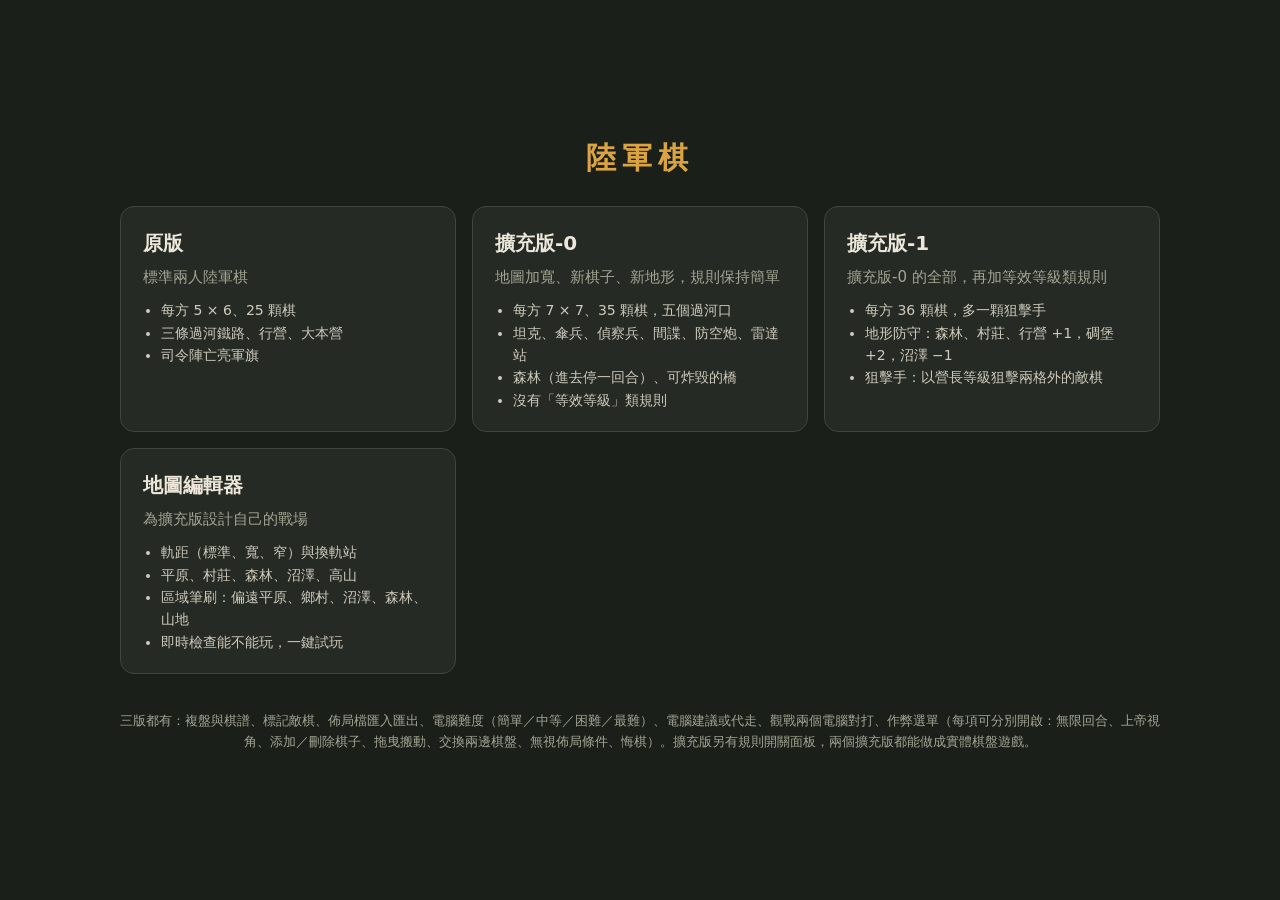
<file: index.html>
<!DOCTYPE html>
<html lang="zh-Hant">
<head>
  <meta charset="UTF-8">
  <meta name="viewport" content="width=device-width, initial-scale=1">
  <title>陸軍棋</title>
  <style>
    :root { color-scheme: dark; }
    * { box-sizing: border-box; }
    body {
      margin: 0; min-height: 100vh; padding: 32px 20px;
      display: flex; flex-direction: column; align-items: center; justify-content: center; gap: 24px;
      background: #1b1f1a; color: #ece7da;
      font: 15px/1.6 "Microsoft JhengHei", "PingFang TC", "Noto Sans TC", system-ui, sans-serif;
    }
    h1 { margin: 0; font-size: 30px; letter-spacing: .2em; color: #d9a441; }
    .grid { display: grid; gap: 16px; width: min(1040px, 100%); grid-template-columns: repeat(auto-fit, minmax(280px, 1fr)); }
    a.card {
      display: block; color: inherit; text-decoration: none;
      background: #252a24; border: 1px solid #3c463a; border-radius: 14px; padding: 20px 22px;
      transition: border-color .15s, transform .15s;
    }
    a.card:hover { border-color: #d9a441; transform: translateY(-2px); }
    a.card h2 { margin: 0 0 6px; font-size: 20px; }
    a.card p { margin: 0; color: #a2a593; }
    ul { margin: 10px 0 0; padding-left: 18px; color: #cfcbbd; font-size: 14px; }
    .foot { color: #a2a593; font-size: 13px; text-align: center; max-width: 1040px; }
  </style>
</head>
<body>
  <h1>陸軍棋</h1>
  <div class="grid">
    <a class="card" href="原版/index.html">
      <h2>原版</h2>
      <p>標準兩人陸軍棋</p>
      <ul>
        <li>每方 5 × 6、25 顆棋</li>
        <li>三條過河鐵路、行營、大本營</li>
        <li>司令陣亡亮軍旗</li>
      </ul>
    </a>
    <a class="card" href="擴充版-0/index.html">
      <h2>擴充版-0</h2>
      <p>地圖加寬、新棋子、新地形，規則保持簡單</p>
      <ul>
        <li>每方 7 × 7、35 顆棋，五個過河口</li>
        <li>坦克、傘兵、偵察兵、間諜、防空炮、雷達站</li>
        <li>森林（進去停一回合）、可炸毀的橋</li>
        <li>沒有「等效等級」類規則</li>
      </ul>
    </a>
    <a class="card" href="擴充版-1/index.html">
      <h2>擴充版-1</h2>
      <p>擴充版-0 的全部，再加等效等級類規則</p>
      <ul>
        <li>每方 36 顆棋，多一顆狙擊手</li>
        <li>地形防守：森林、村莊、行營 +1，碉堡 +2，沼澤 −1</li>
        <li>狙擊手：以營長等級狙擊兩格外的敵棋</li>
      </ul>
    </a>
    <a class="card" href="地圖編輯器/index.html">
      <h2>地圖編輯器</h2>
      <p>為擴充版設計自己的戰場</p>
      <ul>
        <li>軌距（標準、寬、窄）與換軌站</li>
        <li>平原、村莊、森林、沼澤、高山</li>
        <li>區域筆刷：偏遠平原、鄉村、沼澤、森林、山地</li>
        <li>即時檢查能不能玩，一鍵試玩</li>
      </ul>
    </a>
  </div>
  <p class="foot">三版都有：複盤與棋譜、標記敵棋、佈局檔匯入匯出、電腦難度（簡單／中等／困難／最難）、電腦建議或代走、觀戰兩個電腦對打、作弊選單（每項可分別開啟：無限回合、上帝視角、添加／刪除棋子、拖曳搬動、交換兩邊棋盤、無視佈局條件、悔棋）。擴充版另有規則開關面板，兩個擴充版都能做成實體棋盤遊戲。</p>
</body>
</html>
</file>
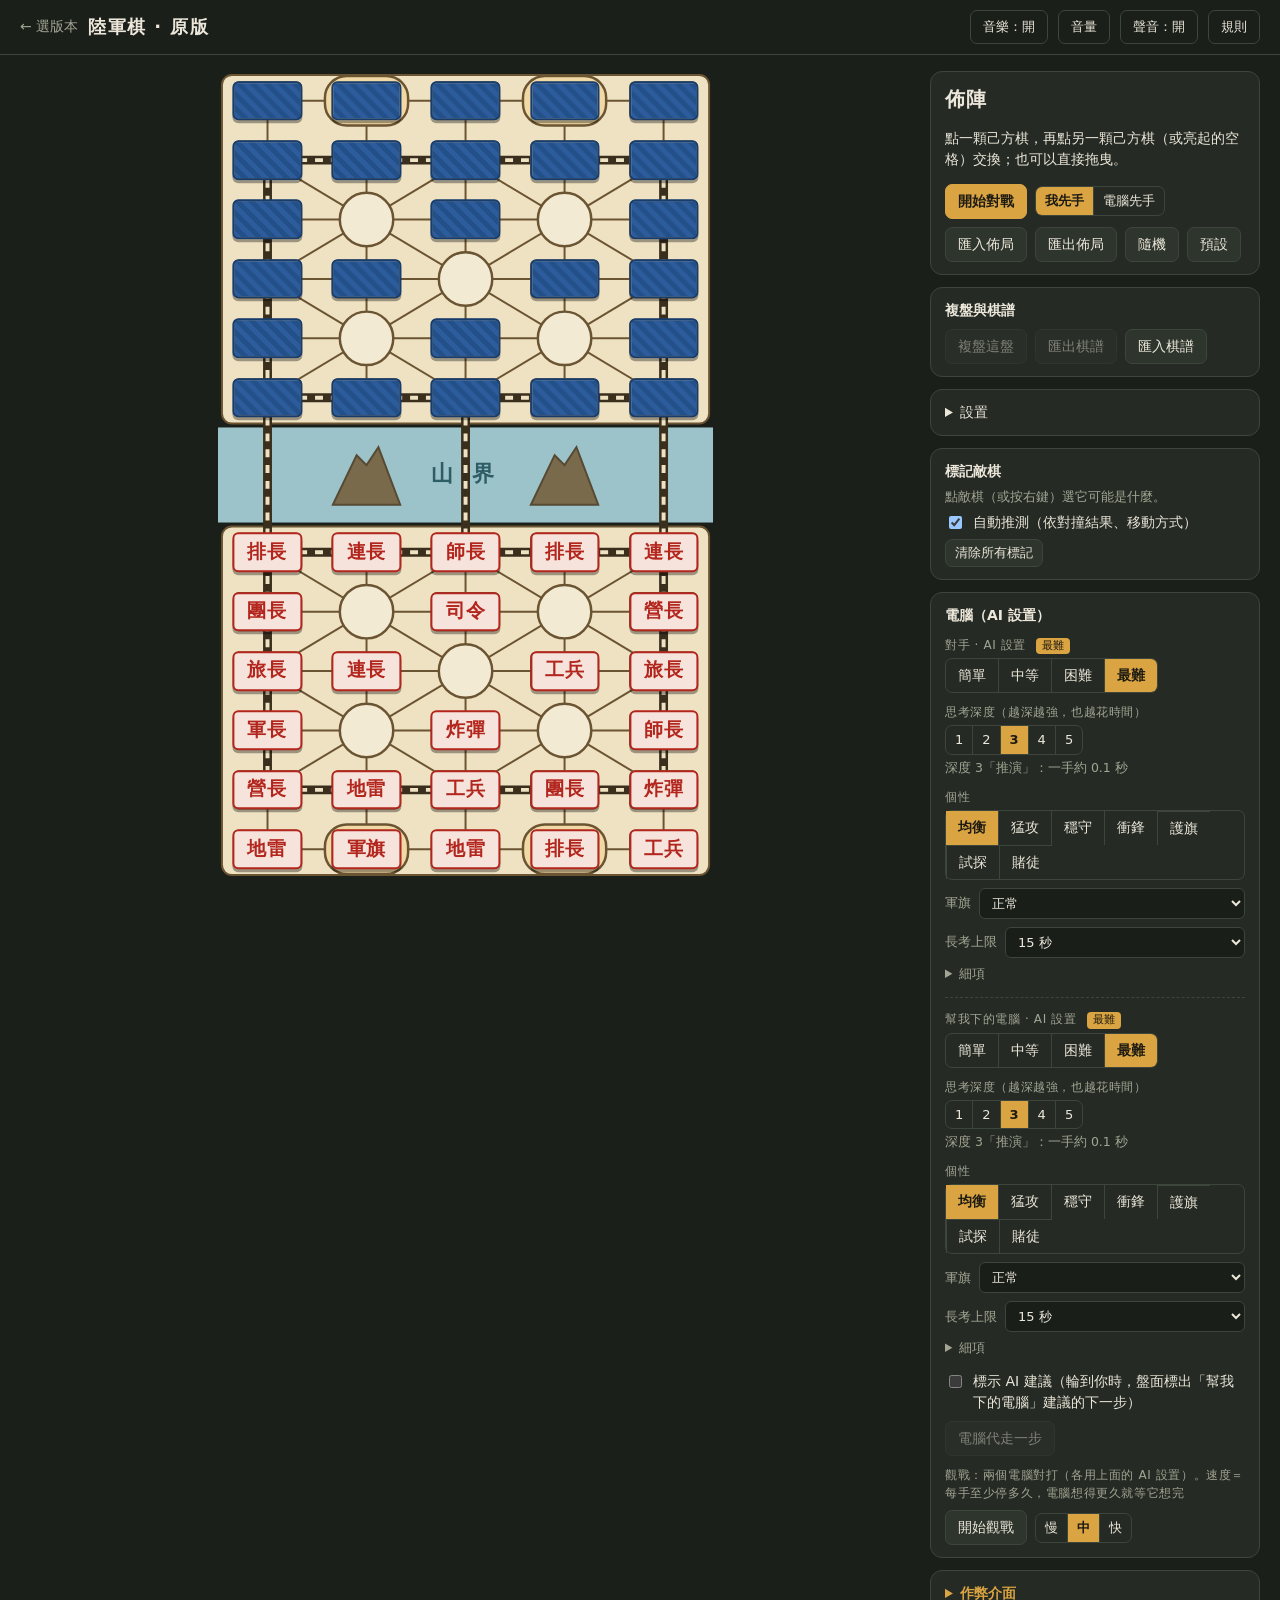
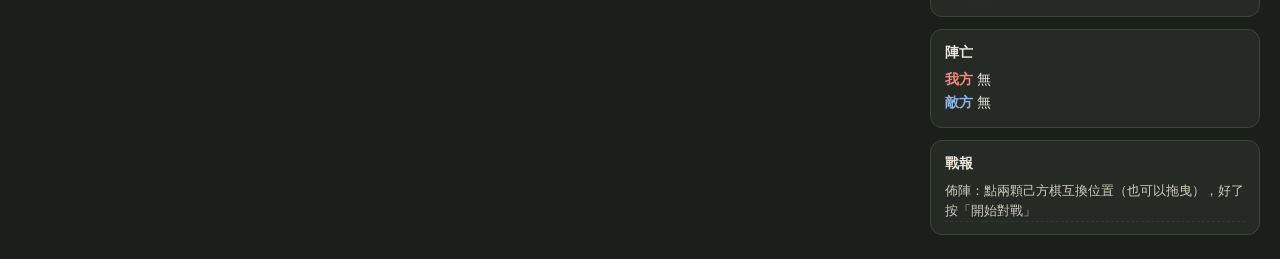
<file: 原版/index.html>
﻿<!DOCTYPE html>
<html lang="zh-Hant">
<head>
  <meta charset="UTF-8">
  <meta name="viewport" content="width=device-width, initial-scale=1">
  <title>陸軍棋 · 原版</title>
  <link rel="stylesheet" href="../shared/style.css">
</head>
<body>
  <div id="app"></div>
  <script src="../shared/engine.js"></script>
  <script src="../shared/layout.js"></script>
  <script src="../shared/record.js"></script>
  <script src="../shared/ai.js"></script>
  <script src="../shared/ai-search.js"></script>
  <script src="../shared/ai-panel.js"></script>
  <script src="../shared/advisor.js"></script>
  <script src="../shared/audio.js"></script>
  <script src="config.js"></script>
  <script src="../shared/board-draw.js"></script>
  <script src="../shared/ui.js"></script>
  <script>LZ.mountApp(document.getElementById("app"));</script>
</body>
</html>
</file>
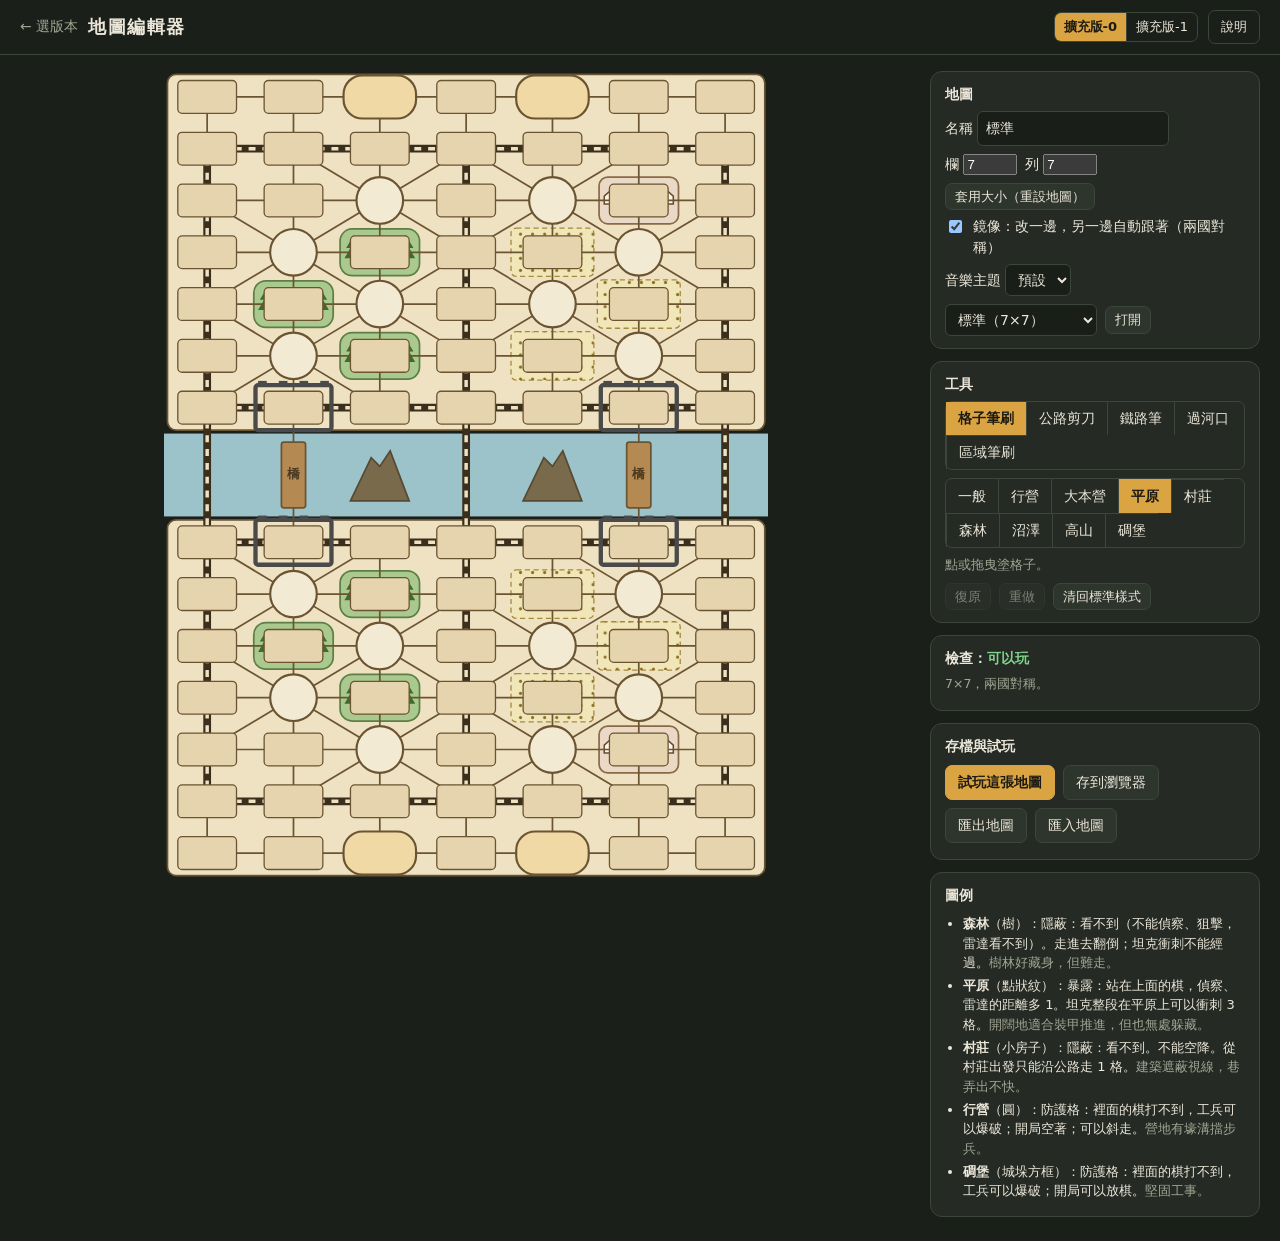
<file: 地圖編輯器/index.html>
<!DOCTYPE html>
<html lang="zh-Hant">
<head>
  <meta charset="UTF-8">
  <meta name="viewport" content="width=device-width, initial-scale=1">
  <title>陸軍棋 · 地圖編輯器</title>
  <link rel="stylesheet" href="../shared/style.css">
</head>
<body>
  <div id="app"></div>
  <script src="../shared/engine.js"></script>
  <script src="../shared/map.js"></script>
  <script src="../shared/maps-builtin.js"></script>
  <script src="../shared/layout.js"></script>
  <script src="../shared/audio.js"></script>
  <script src="../shared/expanded-base.js"></script>
  <script src="../shared/board-draw.js"></script>
  <script src="../shared/editor.js"></script>
  <script>LZ.mountEditor(document.getElementById("app"));</script>
</body>
</html>
</file>
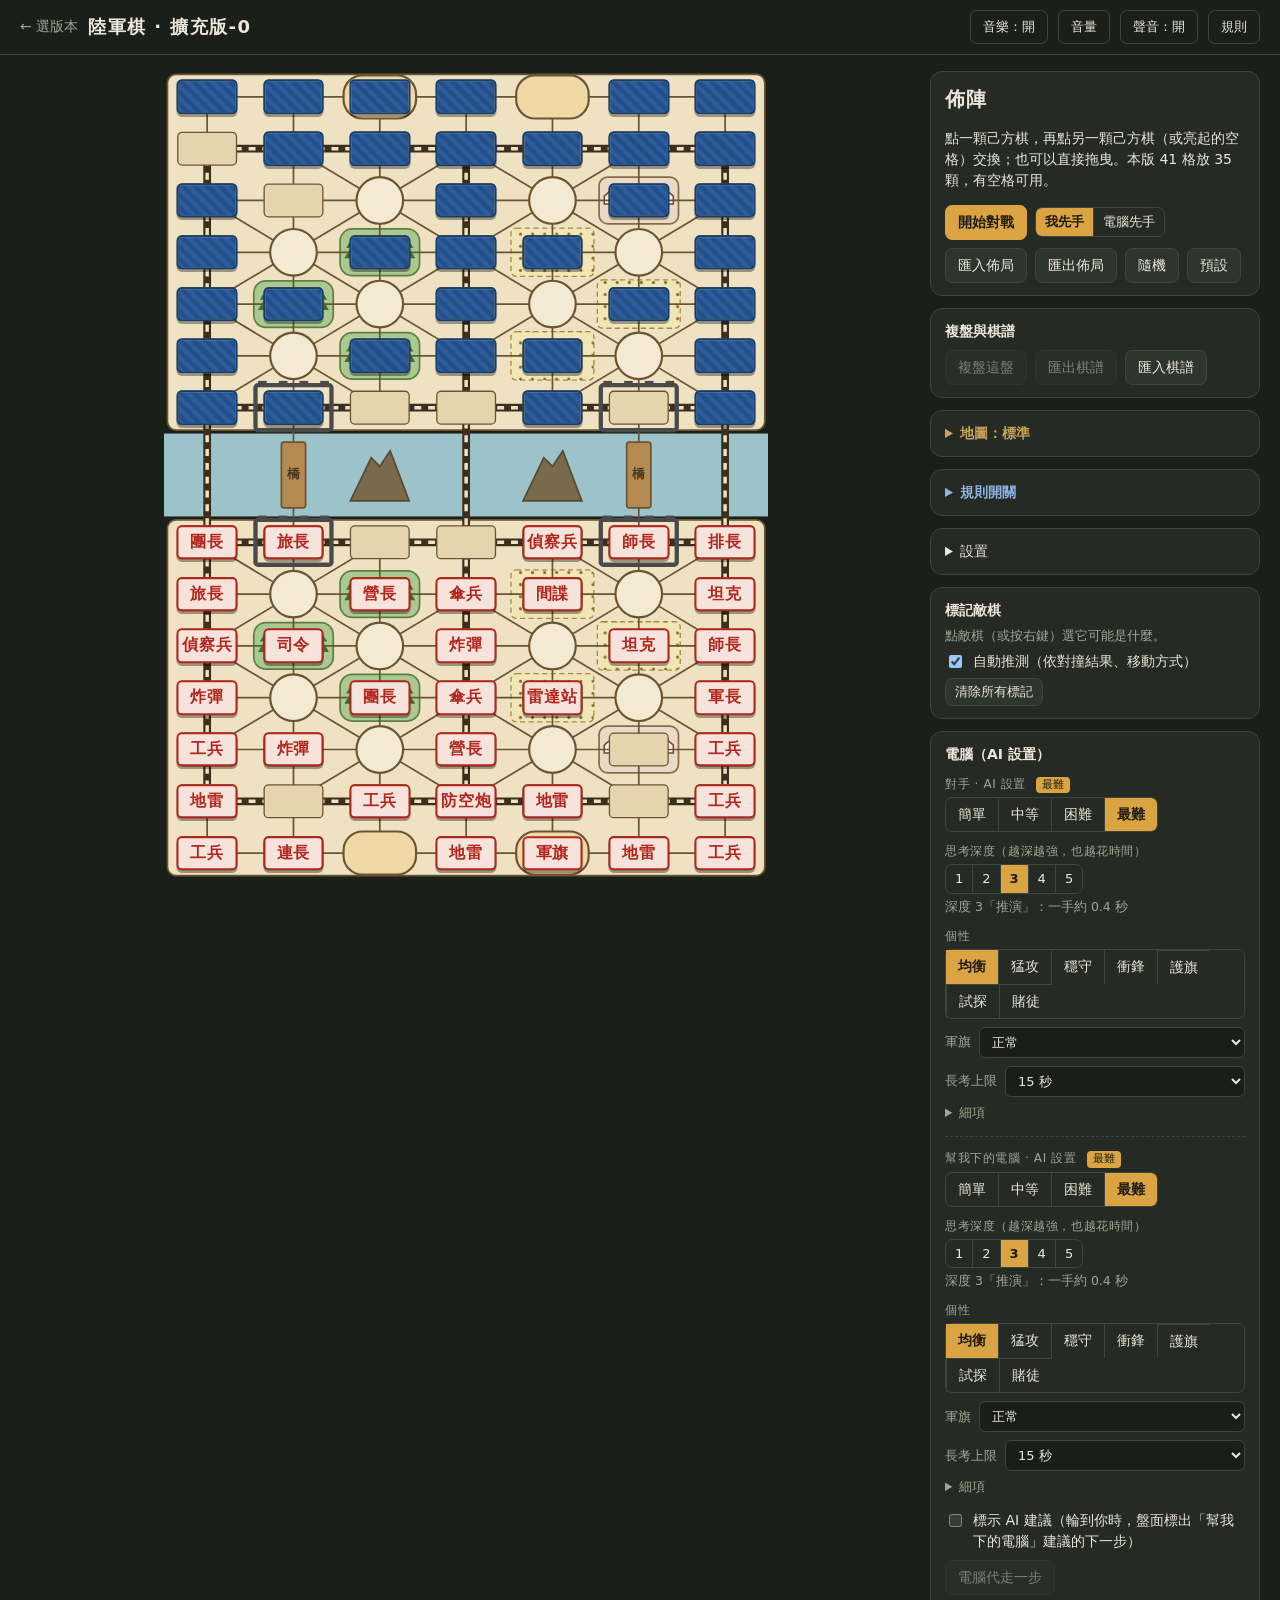
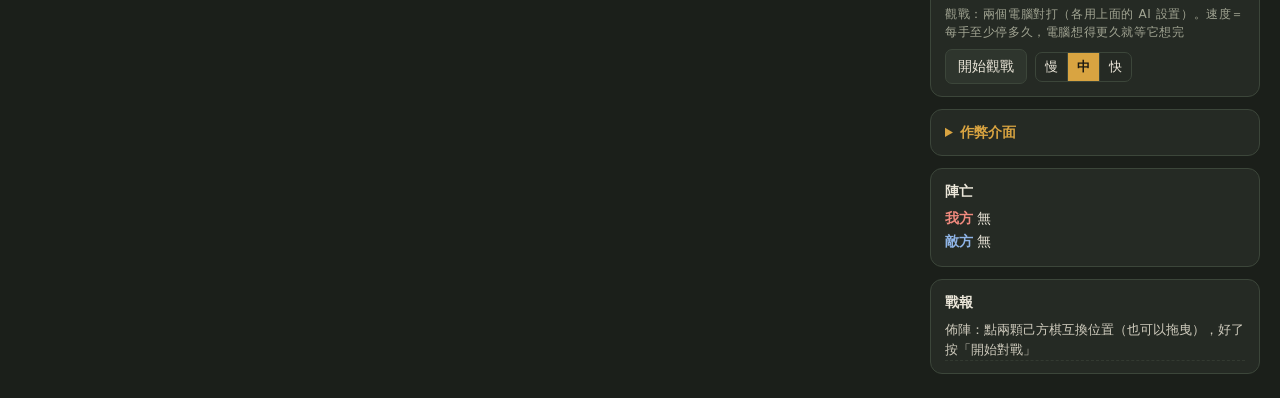
<file: 擴充版-0/index.html>
﻿<!DOCTYPE html>
<html lang="zh-Hant">
<head>
  <meta charset="UTF-8">
  <meta name="viewport" content="width=device-width, initial-scale=1">
  <title>陸軍棋 · 擴充版-0</title>
  <link rel="stylesheet" href="../shared/style.css">
</head>
<body>
  <div id="app"></div>
  <script src="../shared/engine.js"></script>
  <script src="../shared/map.js"></script>
  <script src="../shared/maps-builtin.js"></script>
  <script src="../shared/layout.js"></script>
  <script src="../shared/record.js"></script>
  <script src="../shared/ai.js"></script>
  <script src="../shared/ai-search.js"></script>
  <script src="../shared/ai-panel.js"></script>
  <script src="../shared/advisor.js"></script>
  <script src="../shared/audio.js"></script>
  <script src="../shared/expanded-base.js"></script>
  <script src="config.js"></script>
  <script src="../shared/board-draw.js"></script>
  <script src="../shared/ui.js"></script>
  <script>LZ.mountApp(document.getElementById("app"));</script>
</body>
</html>
</file>
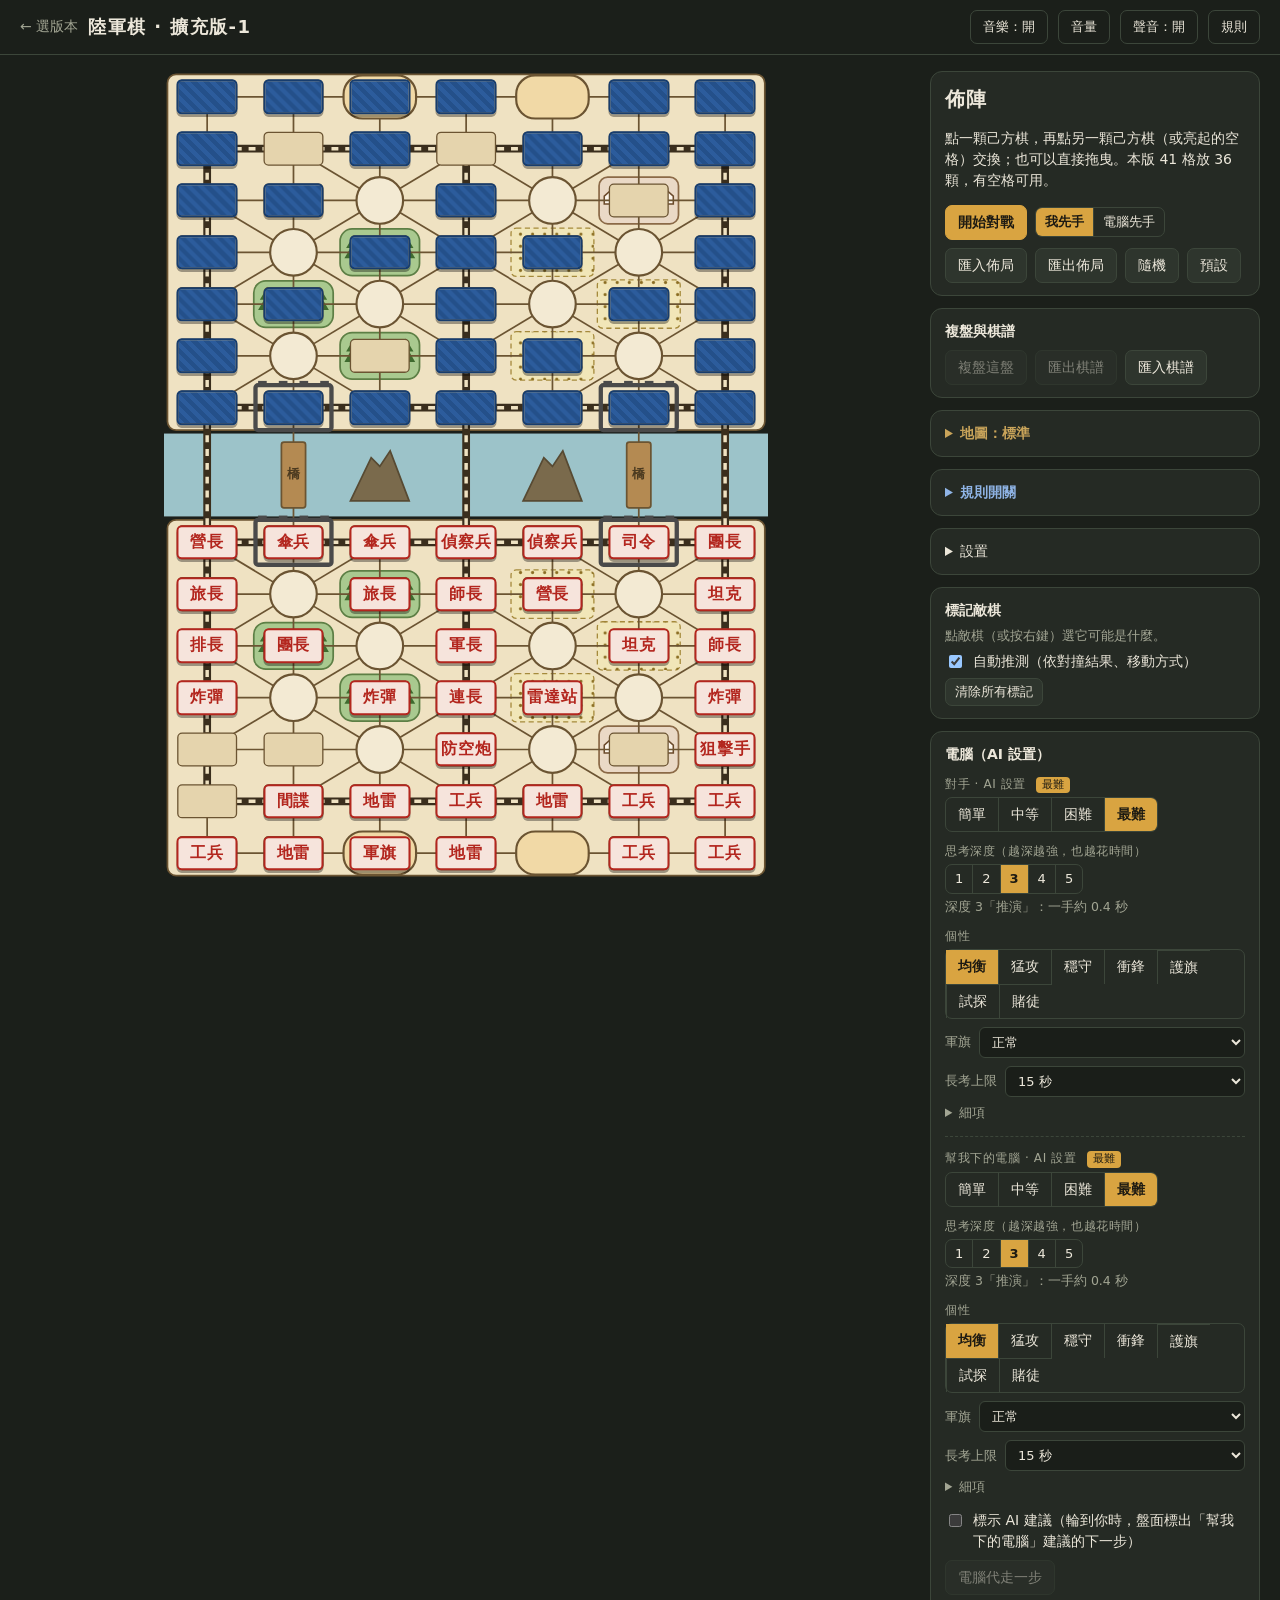
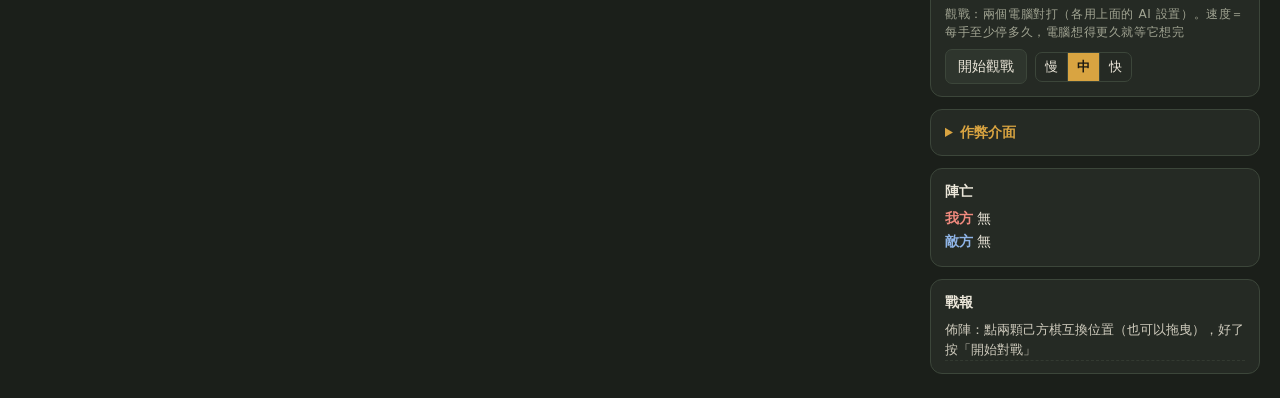
<file: 擴充版-1/index.html>
﻿<!DOCTYPE html>
<html lang="zh-Hant">
<head>
  <meta charset="UTF-8">
  <meta name="viewport" content="width=device-width, initial-scale=1">
  <title>陸軍棋 · 擴充版-1</title>
  <link rel="stylesheet" href="../shared/style.css">
</head>
<body>
  <div id="app"></div>
  <script src="../shared/engine.js"></script>
  <script src="../shared/map.js"></script>
  <script src="../shared/maps-builtin.js"></script>
  <script src="../shared/layout.js"></script>
  <script src="../shared/record.js"></script>
  <script src="../shared/ai.js"></script>
  <script src="../shared/ai-search.js"></script>
  <script src="../shared/ai-panel.js"></script>
  <script src="../shared/advisor.js"></script>
  <script src="../shared/audio.js"></script>
  <script src="../shared/expanded-base.js"></script>
  <script src="config.js"></script>
  <script src="../shared/board-draw.js"></script>
  <script src="../shared/ui.js"></script>
  <script>LZ.mountApp(document.getElementById("app"));</script>
</body>
</html>
</file>
<file: shared/style.css>
:root {
  --bg: #1b1f1a;
  --panel: #252a24;
  --panel-2: #2e352d;
  --line: #3c463a;
  --ink: #ece7da;
  --muted: #a2a593;
  --accent: #d9a441;
  --me: #b3261e;
  --me-soft: #f6e4dc;
  --foe: #1f4f8f;
  --foe-soft: #dfe8f4;
  --paper: #efe2c2;
  --paper-2: #e5d4ad;
  --board-ink: #6b5432;
  --ok: #3f8f4a;
  color-scheme: dark;
}
* { box-sizing: border-box; }
[hidden] { display: none !important; }
html, body { margin: 0; }
body {
  background: var(--bg);
  color: var(--ink);
  font: 14px/1.5 "Microsoft JhengHei", "PingFang TC", "Noto Sans TC", system-ui, sans-serif;
}
button {
  font: inherit;
  color: var(--ink);
  background: var(--panel-2);
  border: 1px solid var(--line);
  border-radius: 7px;
  padding: 6px 12px;
  cursor: pointer;
}
button:hover:not(:disabled) { border-color: var(--accent); }
button:disabled { opacity: .45; cursor: default; }
button.primary { background: var(--accent); color: #1d1a12; border-color: var(--accent); font-weight: 700; }
button.ghost { background: transparent; }
button.small { padding: 3px 9px; font-size: 13px; }
input[type="text"], textarea, select {
  font: inherit; color: var(--ink); background: #1a1e19;
  border: 1px solid var(--line); border-radius: 6px; padding: 6px 8px;
}
textarea { width: 100%; font-family: Consolas, "Cascadia Mono", monospace; font-size: 12.5px; resize: vertical; }

/* ---------- 版面 ---------- */
.topbar {
  display: flex; align-items: center; gap: 10px; flex-wrap: wrap;
  padding: 10px 20px; border-bottom: 1px solid var(--line);
}
.topbar h1 { margin: 0; font-size: 18px; letter-spacing: .08em; flex: 1; min-width: 8em; }
.topbar .back { color: var(--muted); text-decoration: none; }
.topbar .back:hover { color: var(--ink); }
.topbar .ghost { white-space: nowrap; font-size: 13px; }
.layout {
  display: grid;
  grid-template-columns: minmax(0, 1fr) 330px;
  gap: 18px;
  padding: 16px 20px 24px;
  max-width: 1400px;
  margin: 0 auto;
  align-items: start;
}
@media (max-width: 920px) {
  .layout { grid-template-columns: 1fr; padding: 12px 16px; }
}
.board-area { position: relative; display: flex; justify-content: center; }
.board {
  position: relative;
  width: min(100%, calc((100dvh - 92px) * var(--ar, 0.6)));
  container-type: inline-size;
  user-select: none;
}
.panel { display: flex; flex-direction: column; gap: 12px; }
.card { background: var(--panel); border: 1px solid var(--line); border-radius: 12px; padding: 12px 14px; }
.card-title, .cheat summary { font-weight: 700; margin-bottom: 6px; }
.cheat summary { cursor: pointer; color: var(--accent); margin: 0; }
.cheat[open] summary { margin-bottom: 8px; }
.sub-title { color: var(--muted); font-size: 12px; margin: 10px 0 4px; letter-spacing: .05em; }
.muted { color: var(--muted); font-size: 12.5px; margin: 4px 0; }
.row { display: flex; gap: 8px; align-items: center; margin-top: 8px; }
.row.wrap { flex-wrap: wrap; }
.row.end { justify-content: flex-end; flex-wrap: wrap; }
.check { display: flex; gap: 8px; align-items: flex-start; margin: 6px 0; cursor: pointer; }
.check input { margin-top: 4px; }
.check.indent { margin-left: 24px; font-size: 13px; }
.seg { display: inline-flex; border: 1px solid var(--line); border-radius: 7px; overflow: hidden; }
.seg.wrap {
  flex-wrap: wrap; overflow: visible; row-gap: 0;
  max-width: 100%;
}
.seg.wrap button { border-top: 1px solid var(--line); }
.seg.wrap button:nth-child(-n+4) { border-top: 0; }
.seg button { border: 0; border-radius: 0; background: transparent; }
.seg button + button { border-left: 1px solid var(--line); }
.seg button.on { background: var(--accent); color: #1d1a12; font-weight: 700; }
.seg.small button { padding: 4px 9px; font-size: 13px; }
.dim { opacity: .4; pointer-events: none; }
.phase { font-size: 20px; font-weight: 800; letter-spacing: .05em; }
.phase.you { color: var(--accent); }
.phase.foe { color: #8fb4e6; }
.phase.end.win { color: #7fd38a; }
.phase.end.lose { color: #f08a7e; }
.flash { color: #f3b26b; margin: 8px 0 0; min-height: 0; }
.flash:empty { display: none; }
.losses div { margin: 2px 0; }
.me-c { color: #f08a7e; }
.foe-c { color: #8fb4e6; }
.log { max-height: 240px; overflow-y: auto; font-size: 13px; color: #cfcbbd; }
.log div { padding: 1px 0; border-bottom: 1px dashed #333a31; }

/* ---------- 盤面 ---------- */
.lines { position: absolute; inset: 0; width: 100%; height: 100%; }
.lines .half { fill: var(--paper); stroke: var(--board-ink); stroke-width: 2; }
.lines .river { fill: #9cc3c9; }
.lines .mtn { fill: #7a6a4c; stroke: #574a33; stroke-width: 2; }
.lines .river-title { fill: #2f5d66; font-size: 22px; text-anchor: middle; letter-spacing: 6px; font-weight: 700; }
.lines .river-label { fill: #4b3a20; font-size: 15px; text-anchor: middle; font-weight: 700; }
.lines .road { stroke: var(--board-ink); stroke-width: 2; }
.lines .bridge { stroke: var(--board-ink); stroke-width: 2; }
.lines .bridge-deck { fill: #b48a52; stroke: #6b5432; stroke-width: 2; }
.lines .rail-bed { fill: none; stroke: #3a2e1d; stroke-width: 9; stroke-linejoin: round; }
.lines .rail-tie { fill: none; stroke: var(--paper); stroke-width: 4; stroke-dasharray: 8 8; }
.lines .post { fill: var(--paper-2); stroke: var(--board-ink); stroke-width: 1.5; }
.lines .camp { fill: #f3ead3; stroke: var(--board-ink); stroke-width: 2.5; }
.lines .hq { fill: #f1d9a6; stroke: var(--board-ink); stroke-width: 2.5; }

.cells { position: absolute; inset: 0; }
.cell {
  position: absolute;
  width: calc(var(--u) * 80);
  height: calc(var(--u) * 48);
  transform: translate(-50%, -50%);
  padding: 0; border: 0; border-radius: calc(var(--u) * 8);
  background: transparent;
  display: grid; place-items: center;
}
.cell.camp { border-radius: 50%; width: calc(var(--u) * 58); height: calc(var(--u) * 58); }
.cell:focus-visible { outline: 3px solid var(--accent); outline-offset: 2px; }
.cell:hover { border-color: transparent; }

.piece {
  position: relative;
  width: calc(var(--u) * 70);
  height: calc(var(--u) * 40);
  border-radius: calc(var(--u) * 6);
  display: grid; place-items: center;
  font-weight: 800;
  font-size: calc(var(--u) * 19);
  letter-spacing: calc(var(--u) * 1);
  box-shadow: 0 calc(var(--u) * 3) 0 rgba(0, 0, 0, .35);
  line-height: 1;
}
.cell.camp .piece { width: calc(var(--u) * 54); height: calc(var(--u) * 40); font-size: calc(var(--u) * 17); }
.piece.me { background: var(--me-soft); color: var(--me); border: calc(var(--u) * 2.5) solid var(--me); }
.piece.foe { background: var(--foe-soft); color: var(--foe); border: calc(var(--u) * 2.5) solid var(--foe); }
.piece.foe.hidden {
  background: repeating-linear-gradient(45deg, #2c5c9c 0 calc(var(--u) * 5), #24508a calc(var(--u) * 5) calc(var(--u) * 10));
  border-color: #173d6e;
}
.piece.foe.marked { background: #fff4c9; color: #7a4b00; border-color: var(--foe); border-style: dashed; }
.piece.foe.known { background: var(--foe-soft); }
.piece.foe.revealed { opacity: .9; border-style: dotted; }
.piece .ph {
  position: absolute; bottom: calc(var(--u) * -2); right: calc(var(--u) * 2);
  font-size: calc(var(--u) * 11); font-weight: 700; letter-spacing: 0;
  color: #fff; background: rgba(15, 30, 55, .8); padding: 0 calc(var(--u) * 3);
  border-radius: calc(var(--u) * 3);
}
.piece.marked .ph, .piece.known .ph { background: rgba(31, 79, 143, .85); }
.piece .pb {
  position: absolute; top: calc(var(--u) * -9); left: calc(var(--u) * -6);
  font-size: calc(var(--u) * 11); background: #fff4c9; color: #7a4b00;
  border: 1px solid #b07a12; border-radius: calc(var(--u) * 4); padding: 0 calc(var(--u) * 3);
}
.piece.exposed::after {
  content: ""; position: absolute; top: calc(var(--u) * -5); right: calc(var(--u) * -5);
  width: calc(var(--u) * 11); height: calc(var(--u) * 11); border-radius: 50%;
  background: #e0453a; border: calc(var(--u) * 2) solid #fff;
}
.piece.spent { opacity: .85; }

/* 選取與可走格 */
.cell.sel .piece { outline: calc(var(--u) * 4) solid var(--accent); outline-offset: calc(var(--u) * 2); }
.cell.last-from::before, .cell.last-to::before {
  content: ""; position: absolute; inset: calc(var(--u) * -3);
  border: calc(var(--u) * 2.5) dashed #c47b1b; border-radius: inherit; pointer-events: none;
}
.cell.last-from::before { opacity: .55; }
/* 格子上的文字小標籤（可爆破、上一手是不移動的動作） */
.ctags {
  position: absolute; bottom: calc(var(--u) * -13); left: 50%; transform: translateX(-50%);
  display: flex; gap: calc(var(--u) * 2); pointer-events: none; z-index: 3; white-space: nowrap;
}
.ctag { font-size: calc(var(--u) * 11); color: #fff; padding: 0 calc(var(--u) * 4); border-radius: calc(var(--u) * 4); line-height: 1.35; }
.ctag-blast { background: #b05a1e; }
.ctag-last { background: #c47b1b; }
.ctag-def { background: #3d6b8f; }
.ctag-danger { background: #b03a2e; }
.cell.t-move::after, .cell.t-deploy::after, .cell.t-drop::after, .cell.t-add::after {
  content: ""; width: calc(var(--u) * 18); height: calc(var(--u) * 18); border-radius: 50%;
  background: var(--ok); box-shadow: 0 0 0 calc(var(--u) * 4) rgba(63, 143, 74, .3);
  position: absolute; pointer-events: none;
}
.cell.t-deploy:has(.piece)::after { width: calc(var(--u) * 12); height: calc(var(--u) * 12); top: calc(var(--u) * -4); right: calc(var(--u) * -4); }
.cell.t-drop::after { background: #8a4fc4; box-shadow: 0 0 0 calc(var(--u) * 4) rgba(138, 79, 196, .3); }
.cell.t-add::after { background: transparent; border: calc(var(--u) * 2.5) dashed var(--ok); box-shadow: none; }
.cell.t-attack .piece { outline: calc(var(--u) * 4) solid #e0453a; outline-offset: calc(var(--u) * 2); animation: pulse 1s infinite alternate; }
.cell.t-scout .piece::before {
  content: "偵"; position: absolute; top: calc(var(--u) * -10); left: calc(var(--u) * -8);
  font-size: calc(var(--u) * 11); background: #8a4fc4; color: #fff; padding: 0 calc(var(--u) * 3);
  border-radius: calc(var(--u) * 4);
}
.cell.t-del .piece { outline: calc(var(--u) * 3) dashed #e0453a; }
.cell.t-move, .cell.t-attack, .cell.t-deploy, .cell.t-drop, .cell.t-scout, .cell.t-add, .cell.t-del { cursor: pointer; }
@keyframes pulse { from { outline-color: #e0453a; } to { outline-color: #ffb3a8; } }

/* 浮動選單 */
.popover {
  position: absolute; z-index: 20; background: #20251f; border: 1px solid var(--accent);
  border-radius: 10px; padding: 8px; width: max-content; max-width: min(320px, 92vw);
  box-shadow: 0 8px 24px rgba(0, 0, 0, .5);
}
.pop-title { font-size: 12px; color: var(--muted); margin-bottom: 6px; }
.mk-grid { display: grid; grid-template-columns: repeat(4, 1fr); gap: 4px; }
.mk { padding: 4px 6px; font-size: 13px; }
.mk.on { background: var(--accent); color: #1d1a12; }
.mk.impossible { opacity: .4; text-decoration: line-through; }
.mk.clear { color: #f08a7e; }

/* 對話框 */
.modal-back {
  position: fixed; inset: 0; background: rgba(0, 0, 0, .6); z-index: 50;
  display: grid; place-items: center; padding: 16px;
}
.modal {
  background: var(--panel); border: 1px solid var(--line); border-radius: 14px;
  padding: 18px 20px; width: min(640px, 100%); max-height: 90dvh; overflow-y: auto;
}
.modal h2 { margin: 0 0 8px; font-size: 18px; }
.modal .field { display: flex; gap: 8px; align-items: center; margin: 8px 0; }
.modal .field input { flex: 1; }
.modal input[type="file"] { margin: 8px 0; }
.rules h3 { margin: 14px 0 4px; font-size: 15px; color: var(--accent); }
.rules p, .rules ul { margin: 4px 0; }
.rules ul { padding-left: 20px; }

/* 拖曳 */
.board.editing .cells, .board.deploying .cells { touch-action: none; }
.drag-ghost {
  position: absolute; z-index: 30; pointer-events: none;
  transform: translate(-50%, -50%) scale(1.08); opacity: .92;
  box-shadow: 0 10px 22px rgba(0, 0, 0, .5);
}
.cell.dragging .piece { opacity: .3; }
.cell.drop-over::before {
  content: ""; position: absolute; inset: calc(var(--u) * -4);
  border: calc(var(--u) * 3.5) solid var(--accent); border-radius: inherit; pointer-events: none;
}
.board.editing .cell .piece, .cell .piece { cursor: inherit; }

/* ---------- 改版：地形、明棋、翻倒、新動作、計數軌、複盤、統計 ---------- */
.lines .forest { fill: #a9c98f; stroke: #5d7f45; stroke-width: 2; }
.lines .tree { fill: #3f6b2f; }
.lines .bunker { fill: none; stroke: #4a4a4a; stroke-width: 5; }
.lines .bunker-tooth { fill: #4a4a4a; }
.lines .bridge-x { stroke: #c0392b; stroke-width: 6; stroke-linecap: round; display: none; }
.lines .bridge-g.broken .bridge, .lines .bridge-g.broken .bridge-deck { opacity: .35; }
.lines .bridge-g.broken .bridge-x { display: inline; }

.piece.faceup { box-shadow: 0 0 0 calc(var(--u) * 3) #e6b422, 0 calc(var(--u) * 3) 0 rgba(0, 0, 0, .35); }
.piece.stunned { transform: rotate(90deg) scale(.62); }
.piece .pm {
  position: absolute; bottom: calc(var(--u) * -6); left: calc(var(--u) * -6);
  font-size: calc(var(--u) * 11); background: #6b3fa0; color: #fff;
  border-radius: 50%; width: calc(var(--u) * 17); height: calc(var(--u) * 17);
  display: grid; place-items: center; letter-spacing: 0;
}
.cell.t-snipe .piece::before, .cell.t-blow::after {
  position: absolute; font-size: calc(var(--u) * 11); color: #fff; padding: 0 calc(var(--u) * 3);
  border-radius: calc(var(--u) * 4); pointer-events: none;
}
.cell.t-snipe .piece::before { content: "狙"; top: calc(var(--u) * -10); right: calc(var(--u) * -8); background: #b03a2e; }
.cell.t-blow::after { content: "炸橋"; top: calc(var(--u) * -12); background: #b03a2e; }
.cell.t-snipe, .cell.t-blow, .cell.t-blast { cursor: pointer; }
.cell.t-blast .piece { outline: calc(var(--u) * 3) dashed #e08a3a; outline-offset: calc(var(--u) * 2); }
.cell.t-snipe .piece { outline: calc(var(--u) * 3) dashed #e0453a; outline-offset: calc(var(--u) * 2); }

.track { height: 8px; border-radius: 4px; background: #1a1e19; border: 1px solid var(--line); margin-top: 8px; overflow: hidden; }
.track-fill { height: 100%; background: linear-gradient(90deg, #6f9a5a, #d9a441, #c0392b); }

.replay-ctl { gap: 6px; }
.replay-ctl button { padding: 4px 10px; }
.rp-pos { min-width: 70px; text-align: center; font-variant-numeric: tabular-nums; }
.rp-slider { width: 100%; margin-top: 8px; accent-color: var(--accent); }
.board.replaying .cells { pointer-events: none; }

table.stats { width: 100%; border-collapse: collapse; margin-top: 8px; font-size: 13px; }
table.stats th, table.stats td { padding: 3px 6px; border-bottom: 1px solid var(--line); text-align: right; }
table.stats td:first-child, table.stats th:first-child { text-align: left; }

.rules-card summary { cursor: pointer; font-weight: 700; color: #8fb4e6; }
.rules-card[open] summary { margin-bottom: 6px; }
.row.indent { margin-left: 24px; margin-top: 2px; }

/* 標示 AI 建議 */
.cell.sug-from .piece { box-shadow: 0 0 0 calc(var(--u) * 3) #fff, 0 0 0 calc(var(--u) * 6) #2f7fd6; }
.cell.sug-to::before {
  content: "建議"; position: absolute; top: calc(var(--u) * -12); left: 50%; transform: translateX(-50%);
  font-size: calc(var(--u) * 11); color: #fff; background: #2f7fd6; padding: 0 calc(var(--u) * 4);
  border-radius: calc(var(--u) * 4); pointer-events: none; z-index: 2; white-space: nowrap;
}
.cell.sug-move::before { content: "建議移動"; }
.cell.sug-attack::before { content: "建議攻擊"; }
.cell.sug-blast::before { content: "建議爆破"; }
.cell.sug-scout::before { content: "建議偵察"; }
.cell.sug-snipe::before { content: "建議狙擊"; }
.cell.sug-drop::before { content: "建議空降"; }
.cell.sug-blow::before { content: "建議炸橋"; }
.cell.sug-to { outline: calc(var(--u) * 3) dashed #2f7fd6; outline-offset: calc(var(--u) * 2); border-radius: calc(var(--u) * 8); }

/* ---------- 地圖與新地形 ---------- */
.lines .swamp { fill: #b9c9b0; stroke: #4f6b55; stroke-width: 2; }
.lines .swamp-wave { fill: none; stroke: #3d5a45; stroke-width: 1.6; }
.lines .plain { fill: #f1e6b8; stroke: #a58a3c; stroke-width: 1.5; stroke-dasharray: 6 4; }
.lines .plain-dot { fill: #8a6d22; }
.lines .village { fill: #ead9c6; stroke: #8b6a47; stroke-width: 2; }
.lines .house { fill: #fff8ee; stroke: #6b4a2b; stroke-width: 1.8; }
.lines .house-door { fill: #6b4a2b; }
.lines .peak { fill: #8f8577; stroke: #4c443a; stroke-width: 2.5; }
.lines .peak-snow { fill: #ffffff; stroke: #4c443a; stroke-width: 1; }
/* 軌距：標準軌＝原樣；寬軌＝雙線；窄軌＝細、枕木密 */
.lines .rail-bed.g-narrow { stroke-width: 5; }
.lines .rail-tie.g-narrow { stroke-width: 2.5; stroke-dasharray: 4 4; }
.lines .rail-bed.g-wide { stroke-width: 13; }
.lines .rail-tie.g-wide { stroke-width: 7; stroke-dasharray: 10 6; }
.lines .rail-wide-inner { fill: none; stroke: #3a2e1d; stroke-width: 2; }
.lines .gauge-break { fill: none; stroke: #7a3fa0; stroke-width: 3.5; stroke-dasharray: 7 4; }

.map-card summary { cursor: pointer; font-weight: 700; color: #c9a45a; }
.map-card[open] summary { margin-bottom: 6px; }
.map-card select { max-width: 100%; }
.small-link { color: #8fb4e6; font-size: 13px; align-self: center; }
ul.legend { margin: 8px 0 0; padding-left: 18px; font-size: 13px; }
ul.legend li { margin: 3px 0; }

/* 黑白列印：只印棋盤，地形靠圖示與花紋分辨（桌遊條件：地圖印得出來） */
@media print {
  body { background: #fff; color: #000; }
  .topbar, .panel, .popover, .modal-back { display: none !important; }
  .layout { display: block; padding: 0; }
  .board { width: 100% !important; filter: grayscale(1); }
  .cells { display: none; }
}

/* ---------- 地圖編輯器 ---------- */
.board .edit-layer { position: absolute; inset: 0; width: 100%; height: 100%; touch-action: none; }
.edit-layer .ed-hit-cell { fill: transparent; cursor: crosshair; }
.edit-layer .ed-hit-cell:hover { fill: rgba(217, 164, 65, .18); }
.edit-layer .ed-hit-road { stroke: transparent; stroke-width: 22; cursor: pointer; }
.edit-layer .ed-hit-road:hover { stroke: rgba(217, 164, 65, .45); }
.edit-layer .ed-removed { stroke: #c0392b; stroke-width: 4; stroke-dasharray: 6 6; }
.edit-layer .ed-bad { fill: rgba(192, 57, 43, .18); stroke: #c0392b; stroke-width: 3; pointer-events: none; }
.edit-layer .ed-region { fill: rgba(47, 127, 214, .12); stroke: #2f7fd6; stroke-width: 3; stroke-dasharray: 8 5; pointer-events: none; }
.edit-layer .ed-hit-cross { fill: rgba(255, 255, 255, .08); stroke: #d9a441; stroke-width: 2; stroke-dasharray: 5 4; cursor: pointer; }
.edit-layer .ed-hit-cross:hover { fill: rgba(217, 164, 65, .3); }
.edit-layer .ed-cross-label { fill: #1d1a12; font-size: 14px; text-anchor: middle; font-weight: 700; pointer-events: none; }
.layout.editor .field.small input { width: 4em; }
.tool-opts { margin-top: 8px; }
.tool-opts .seg { margin-bottom: 4px; }
.ok-c { color: #7fd38a; }
.bad-c { color: #f08a7e; }

/* ---------- AI 設置 ---------- */
.ai-set { padding-bottom: 8px; }
.ai-set + .ai-set { border-top: 1px dashed var(--line); margin-top: 6px; padding-top: 2px; }
.ai-tag { display: inline-block; margin-left: 6px; padding: 0 6px; border-radius: 4px; background: var(--accent); color: #1d1a12; font-size: 11px; letter-spacing: 0; }
.ai-est { min-height: 1.3em; }
.ai-limit { display: flex; align-items: center; gap: 8px; margin: 8px 0 2px; font-size: 13px; color: var(--muted); }
.ai-adv { margin-top: 6px; }
.ai-adv summary { cursor: pointer; font-size: 13px; color: var(--muted); }
.ai-knob { display: grid; grid-template-columns: 4em 1fr 3em; align-items: center; gap: 8px; margin: 6px 0; font-size: 13px; }
.ai-knob input[type=range] { width: 100%; min-width: 0; }
.ai-knob output { text-align: right; font-variant-numeric: tabular-nums; color: var(--muted); }
.think-row { display: flex; align-items: center; gap: 8px; flex-wrap: wrap; margin: 6px 0; font-size: 14px; }
.think-sec { font-variant-numeric: tabular-nums; min-width: 2.5em; display: inline-block; text-align: right; }
.ai-limit select { min-width: 0; max-width: 100%; flex: 1; }
.advice-row { margin: 6px 0; padding: 8px 10px; border: 1px solid var(--accent); border-radius: 7px; font-size: 14px; }
.advice-row .row { margin-top: 6px; }
.settings-card .indent { margin-left: 24px; }

/* 被工兵爆破的防護格：斜線破損紋（黑白列印也看得出來） */
.cell.ruined { background-image: repeating-linear-gradient(45deg, transparent 0 6px, rgba(120, 60, 30, .55) 6px 9px); }
.cell.ruined::after { content: "已炸毀"; position: absolute; bottom: 1px; left: 50%; transform: translateX(-50%); font-size: calc(var(--u) * 11); color: #7a3b1d; pointer-events: none; }

/* AI 建議列、排除標記 */
.sug-row { margin: 6px 0; padding: 8px 10px; border: 1px dashed var(--accent); border-radius: 7px; font-size: 14px; }
.sug-row .row { margin: 6px 0 2px; align-items: center; gap: 6px; }
.piece .px { position: absolute; left: -4px; top: -6px; font-size: calc(var(--u) * 12); background: #7a1d1d; color: #fff; border-radius: 4px; padding: 0 3px; }
</file>
